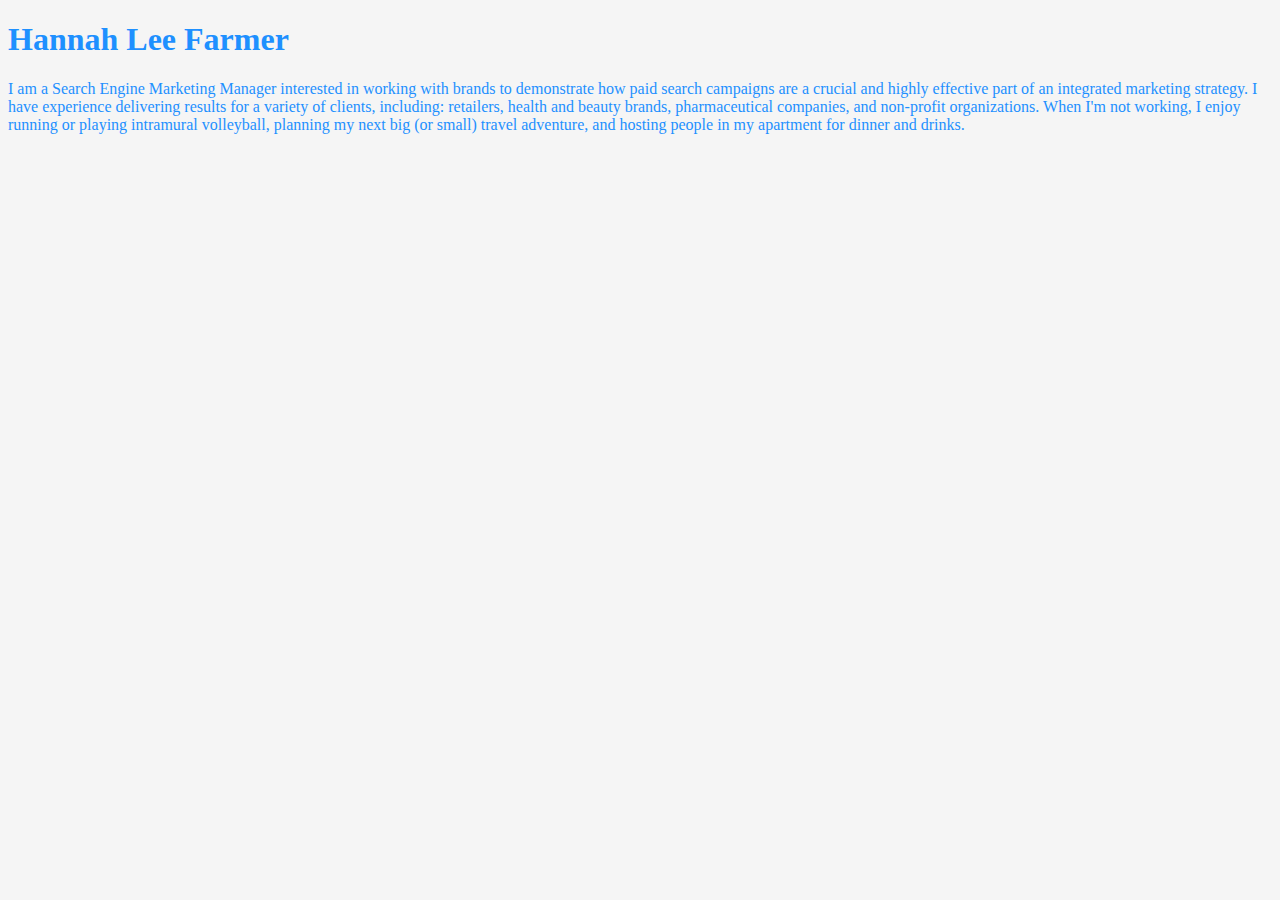
<file: unit_1/index.html>
<!DOCTYPE html>
<html>
<head>
	<title></title>
</head>
<link rel="stylesheet" type="text/css" href="css/style.css">
<body>
	<h1>Hannah Lee Farmer</h1>
		<p>I am a Search Engine Marketing Manager interested in working with brands to demonstrate how paid search campaigns are a crucial and highly effective part of an integrated marketing strategy. I have experience delivering results for a variety of clients, including: retailers, health and beauty brands, pharmaceutical companies, and non-profit organizations.

		When I'm not working, I enjoy running or playing intramural volleyball, planning my next big (or small) travel adventure, and hosting people in my apartment for dinner and drinks.</p>

</body>
</html>
</file>
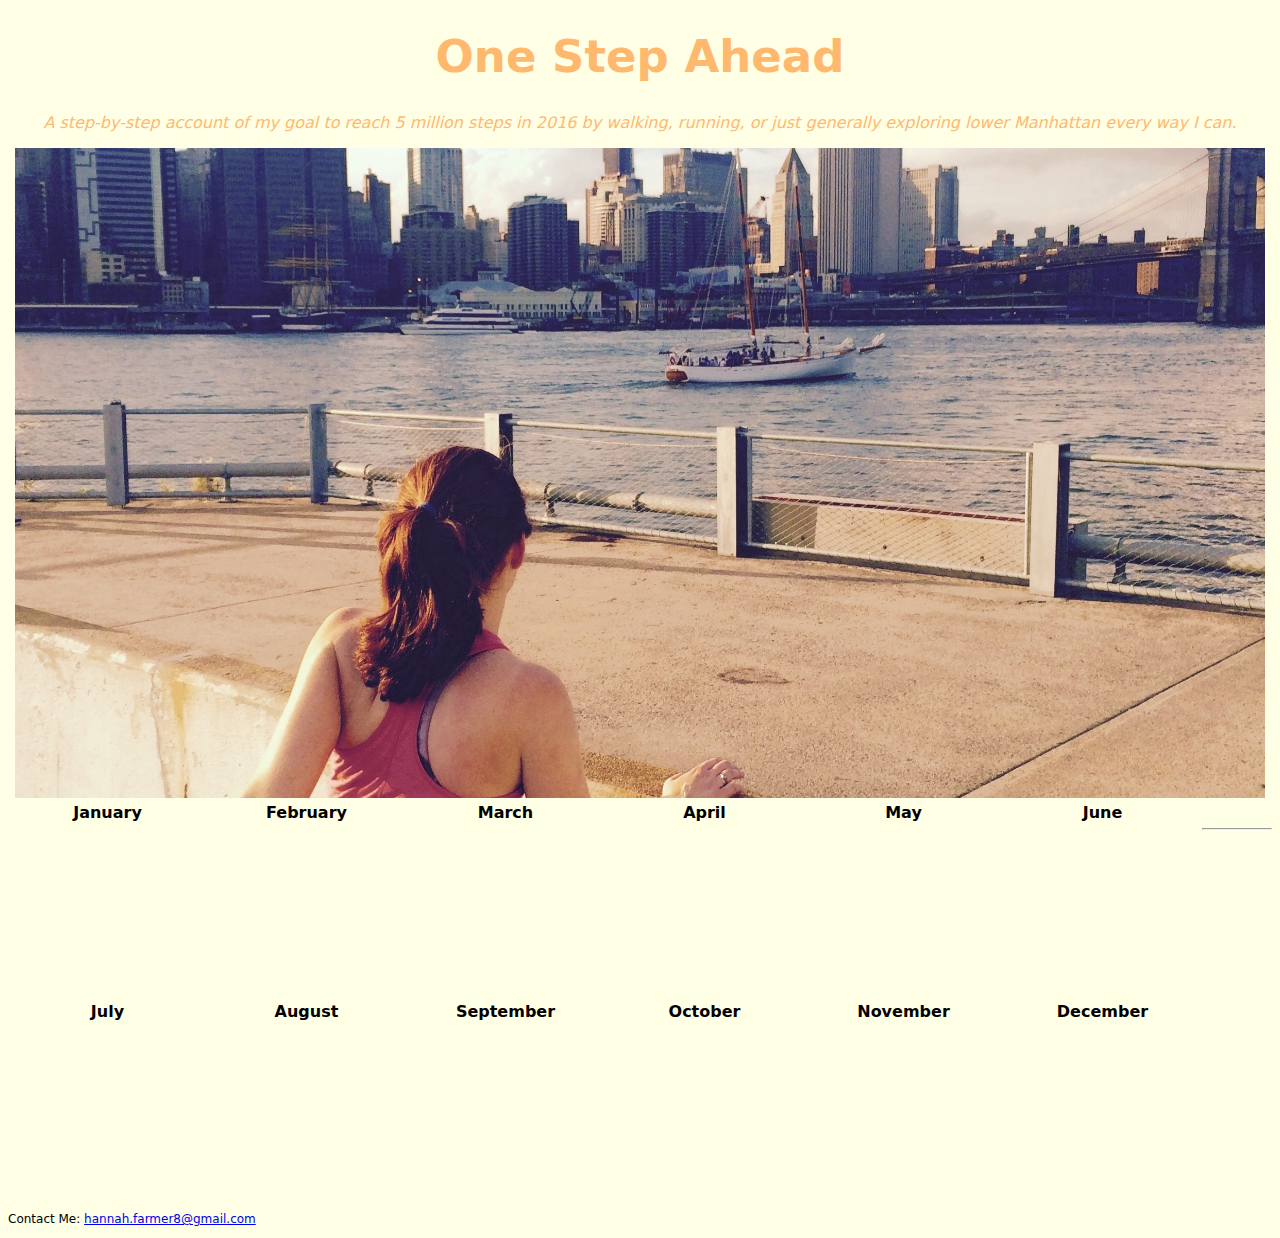
<file: unit_3/index.html>
<!DOCTYPE html>
<html>
<head>
	<title></title>
</head>

<link rel="stylesheet" type="text/css" href="css/style.css">

<body>

	<h1>One Step Ahead</h1>

		<p id="slogan">A step-by-step account of my goal to reach 5 million steps in 2016 by walking, running, or just generally exploring lower Manhattan every way I can.</p>

	<center>
	<img src="images/brooklynwaterworkout1.jpg" alt("New York City outdoor run") title="NYC Outdoor run" width="1250" height="650">
	</center>

	<div class="month"> January</div>
	<div class="month"> February</div>
	<div class="month"> March</div>
	<div class="month"> April</div>
	<div class="month"> May</div>
	<div class="month"> June</div>
	<div class="month"> July</div>
	<div class="month"> August</div>
	<div class="month"> September</div>
	<div class="month"> October</div>
	<div class="month"> November</div>
	<div class="month"> December</div>

&nbsp;
&nbsp;
&nbsp;
&nbsp;

<hr>

	<p id="contact">Contact Me: <a href="mailto:hannah.farmer8@gmail.com">hannah.farmer8@gmail.com</a></p>

</body>
</html>
</file>
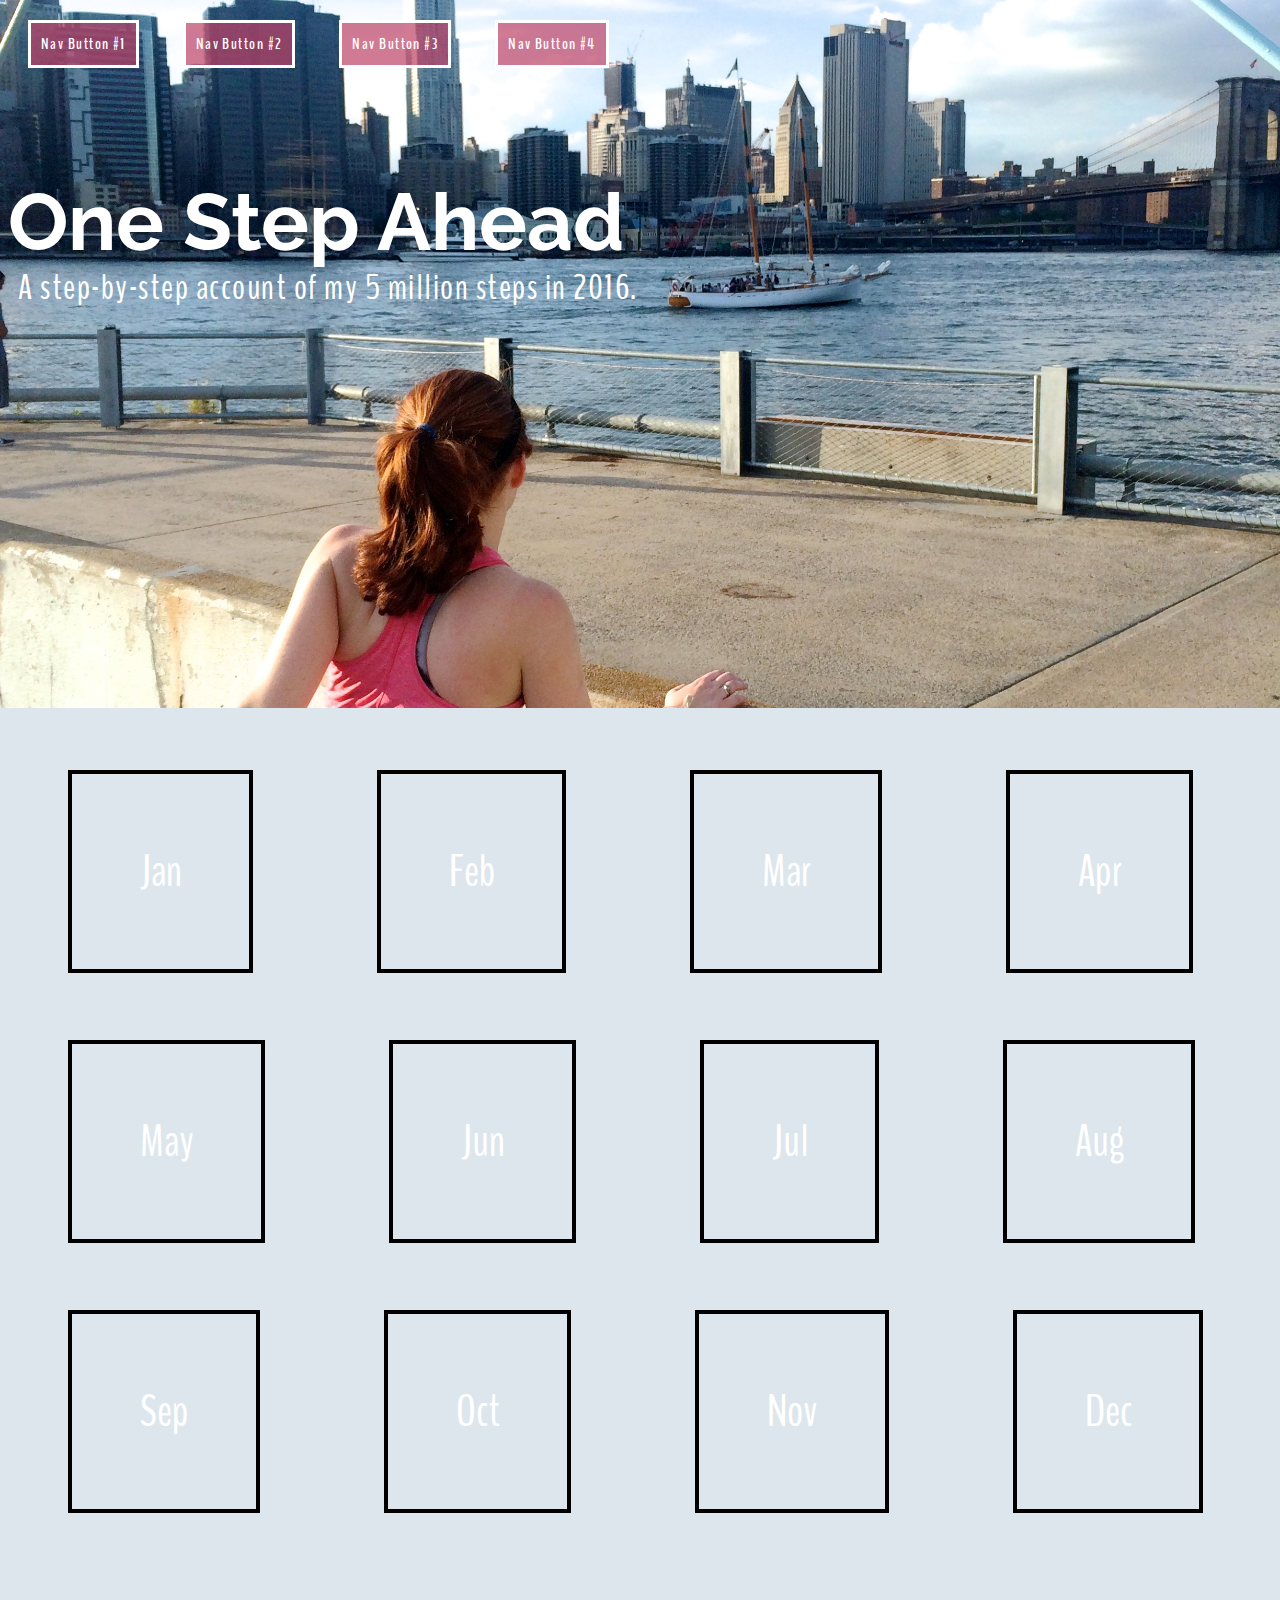
<file: unit_5/index.html>
<!DOCTYPE html>
<html>
<head>
	<title></title>
</head>

<link rel="stylesheet" type="text/css" href="css/style.css">

<body>
  <nav>
    <span class="navbutton">Nav Button #1</span> 
    <span class="navbutton">Nav Button #2</span> 
    <span class="navbutton">Nav Button #3</span>
    <span class="navbutton">Nav Button #4</span>

  </nav>

  <header>
	 <h1>One Step Ahead</h1>
   <h2 id="slogan">A step-by-step account of my 5 million steps in 2016. </h2>
  </header>

<div class="topmonth"><span class=monthtext>Jan</span></div>
<div class="topmonth"><span class=monthtext>Feb</span></div>
<div class="topmonth"><span class=monthtext>Mar</span></div>
<div class="topmonth"><span class=monthtext>Apr</span></div>
<div class="othermonth"><span class=monthtext>May</span></div>
<div class="othermonth"><span class=monthtext>Jun</span></div>
<div class="othermonth"><span class=monthtext>Jul</span></div>
<div class="othermonth"><span class=monthtext>Aug</span></div>
<div class="othermonth"><span class=monthtext>Sep</span></div>
<div class="othermonth"><span class=monthtext>Oct</span></div>
<div class="othermonth"><span class=monthtext>Nov</span></div>
<div class="othermonth"><span class=monthtext>Dec</span></div>

<footer id="contact">Contact Me: <a href="mailto:hannah.farmer8@gmail.com">hannah.farmer8@gmail.com</a></footer>

</body>
</html>
</file>
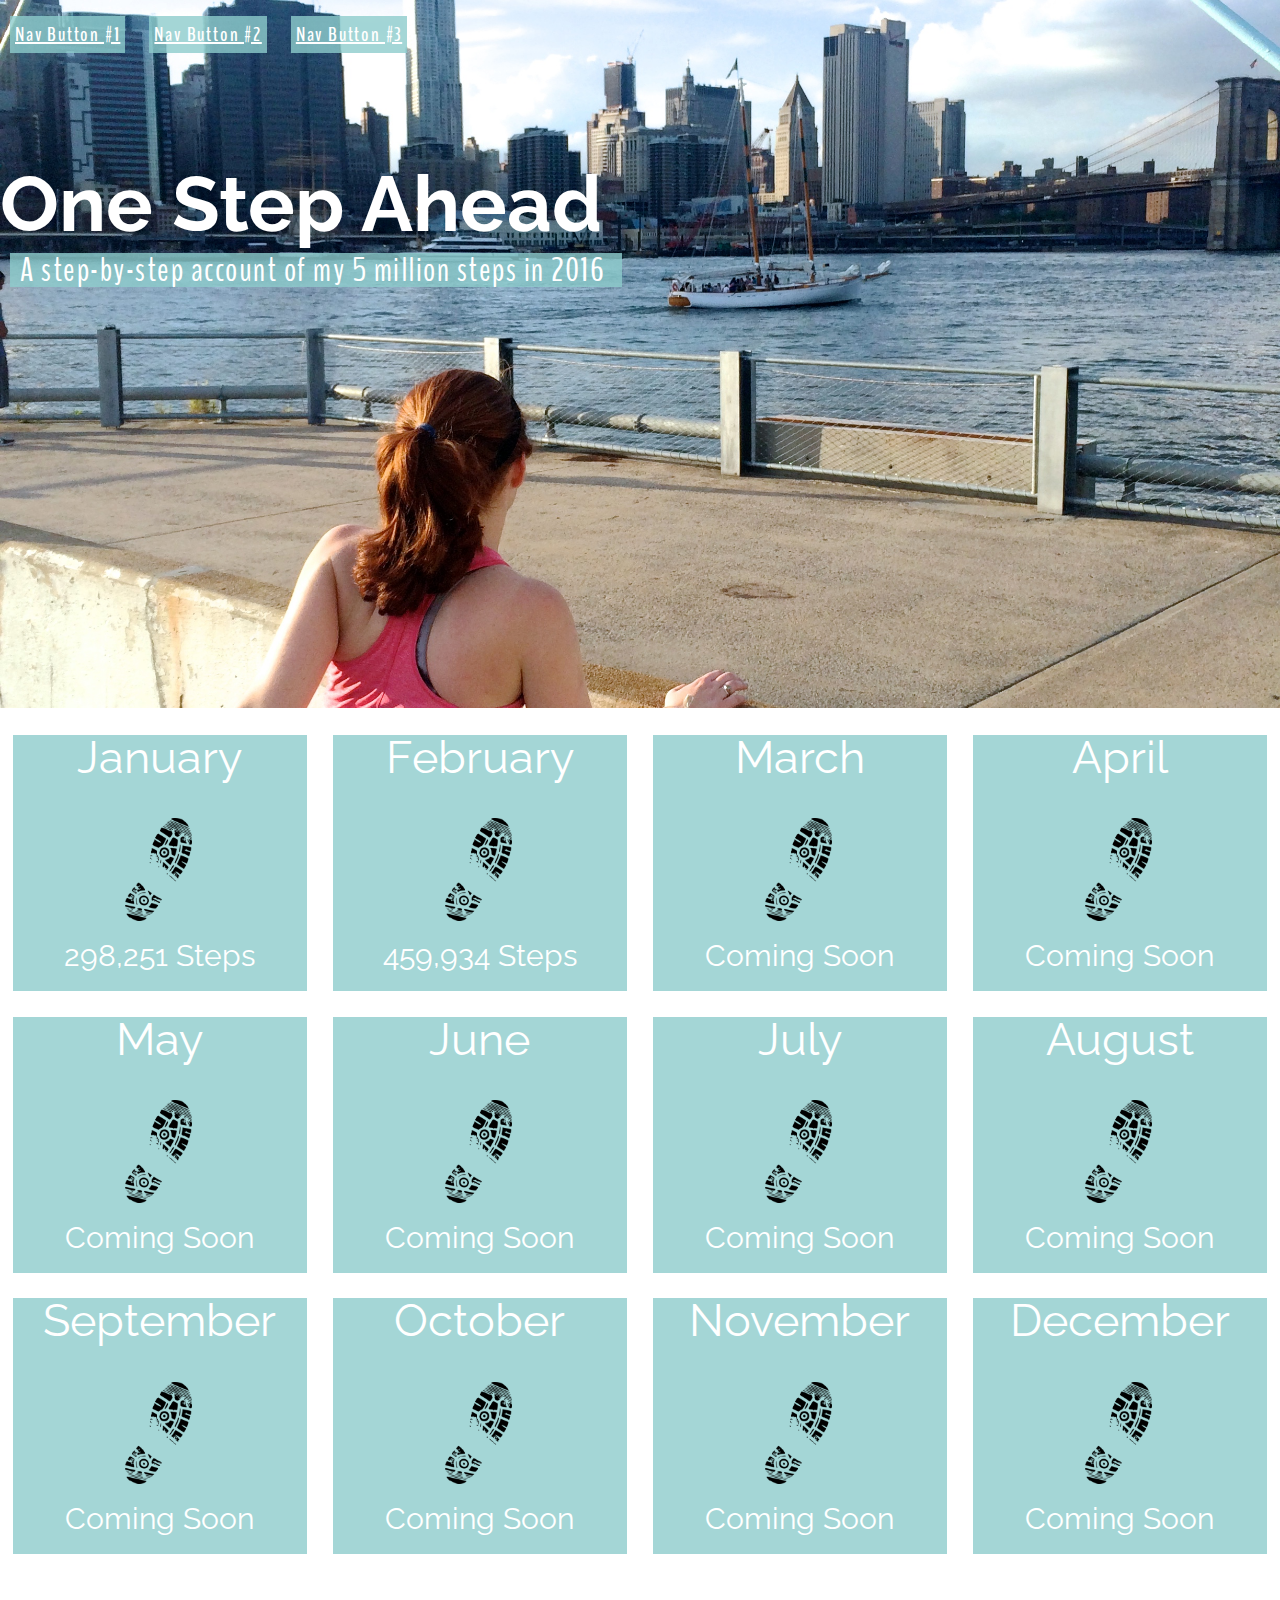
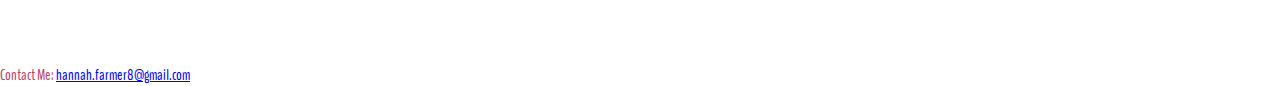
<file: unit_6/index.html>
<!DOCTYPE html>
<html>
<head>
	<title></title>
</head>

<link rel="stylesheet" type="text/css" href="css/reset.css">
<link rel="stylesheet" type="text/css" href="css/style.css">

<body>
  <nav>
    <a href="#">Nav Button #1</a> 
    <a href="#">Nav Button #2</a> 
    <a href="#">Nav Button #3</a> 
  </nav>

  <header>
	 <h1>One Step Ahead</h1>
   <h2 id="slogan">A step-by-step account of my 5 million steps in 2016</h2>
  </header>

<div class="topmonth">
  <span class=monthtext>January</span>
  <img class="footstep" src="images/footstep.png">
  <p class="stepcount"> 298,251 Steps </p>
</div>

<div class="topmonth">
  <span class=monthtext>February</span>
  <img class="footstep" src="images/footstep.png">
  <p class="stepcount"> 459,934 Steps </p>
</div>

<div class="topmonth">
  <span class=monthtext>March</span>
  <img class="footstep" src="images/footstep.png">
  <p class="stepcount"> Coming Soon </p>
</div>

<div class="topmonth">
  <span class=monthtext>April</span> <br>
  <img class="footstep" src="images/footstep.png">
  <p class="stepcount"> Coming Soon </p>
</div>

<div class="month">
  <span class=monthtext>May</span>
  <img class="footstep" src="images/footstep.png">
  <p class="stepcount"> Coming Soon</p>
</div>

<div class="month">
  <span class=monthtext>June</span>
  <img class="footstep" src="images/footstep.png">
  <p class="stepcount"> Coming Soon </p>
</div>

<div class="month">
  <span class=monthtext>July</span>
  <img class="footstep" src="images/footstep.png">
  <p class="stepcount"> Coming Soon </p>
</div>

<div class="month">
  <span class=monthtext>August</span>
  <img class="footstep" src="images/footstep.png">
  <p class="stepcount"> Coming Soon </p>
</div>

<div class="month">
  <span class=monthtext>September</span>
  <img class="footstep" src="images/footstep.png">
  <p class="stepcount"> Coming Soon </p>
</div>

<div class="month">
  <span class=monthtext>October</span>
  <img class="footstep" src="images/footstep.png">
  <p class="stepcount"> Coming Soon </p>
</div>

<div class="month">
  <span class=monthtext>November</span>
  <img class="footstep" src="images/footstep.png">
  <p class="stepcount"> Coming Soon </p>
</div>

<div class="month">
  <span class=monthtext>December</span>
  <img class="footstep" src="images/footstep.png">
  <p class="stepcount"> Coming Soon </p>
</div>


<footer id="contact">Contact Me: <a href="mailto:hannah.farmer8@gmail.com">hannah.farmer8@gmail.com</a>
</footer>

</body>
</html>
</file>
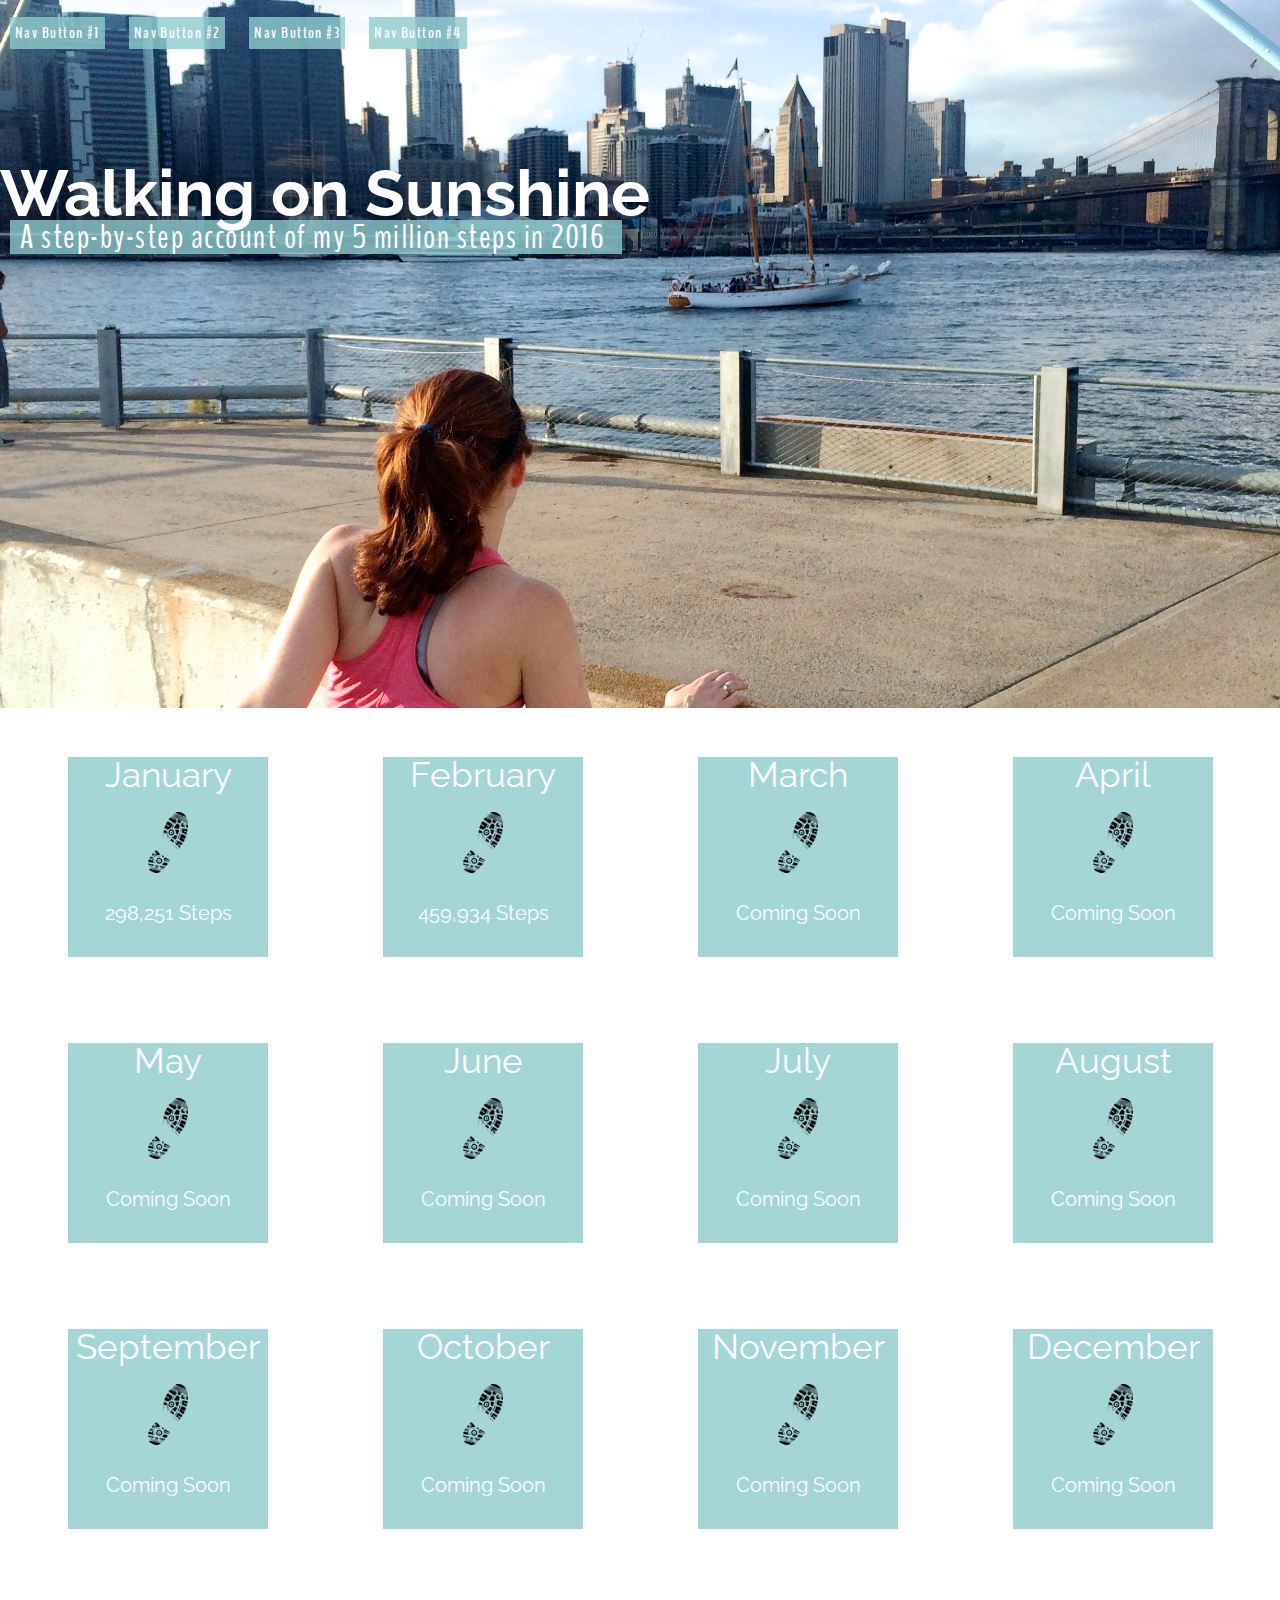
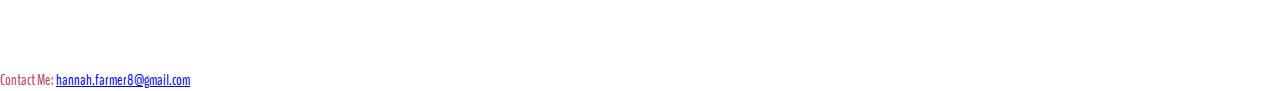
<file: website updates/website_3.6.16/index.html>
<!DOCTYPE html>
<html>
<head>
	<title></title>
</head>

<link rel="stylesheet" type="text/css" href="css/reset.css">
<link rel="stylesheet" type="text/css" href="css/style.css">

<body>
  <nav>
    <span class="navbutton">Nav Button #1</span> 
    <span class="navbutton">Nav Button #2</span> 
    <span class="navbutton">Nav Button #3</span>
    <span class="navbutton">Nav Button #4</span>

  </nav>

  <header>
	 <h1>Walking on Sunshine</h1>
   <h2 id="slogan">A step-by-step account of my 5 million steps in 2016</h2>
  </header>

<div class="topmonth">
  <span class=monthtext>January</span>
  <img class="footstep" src="images/footstep.png">
  <p class="stepcount"> 298,251 Steps </p>
</div>

<div class="topmonth">
  <span class=monthtext>February</span>
  <img class="footstep" src="images/footstep.png">
  <p class="stepcount"> 459,934 Steps </p>
</div>

<div class="topmonth">
  <span class=monthtext>March</span>
  <img class="footstep" src="images/footstep.png">
  <p class="stepcount"> Coming Soon </p>
</div>

<div class="topmonth">
  <span class=monthtext>April</span> <br>
  <img class="footstep" src="images/footstep.png">
  <p class="stepcount"> Coming Soon </p>
</div>

<div class="month">
  <span class=monthtext>May</span>
  <img class="footstep" src="images/footstep.png">
  <p class="stepcount"> Coming Soon</p>
</div>

<div class="month">
  <span class=monthtext>June</span>
  <img class="footstep" src="images/footstep.png">
  <p class="stepcount"> Coming Soon </p>
</div>

<div class="month">
  <span class=monthtext>July</span>
  <img class="footstep" src="images/footstep.png">
  <p class="stepcount"> Coming Soon </p>
</div>

<div class="month">
  <span class=monthtext>August</span>
  <img class="footstep" src="images/footstep.png">
  <p class="stepcount"> Coming Soon </p>
</div>

<div class="month">
  <span class=monthtext>September</span>
  <img class="footstep" src="images/footstep.png">
  <p class="stepcount"> Coming Soon </p>
</div>

<div class="month">
  <span class=monthtext>October</span>
  <img class="footstep" src="images/footstep.png">
  <p class="stepcount"> Coming Soon </p>
</div>

<div class="month">
  <span class=monthtext>November</span>
  <img class="footstep" src="images/footstep.png">
  <p class="stepcount"> Coming Soon </p>
</div>

<div class="month">
  <span class=monthtext>December</span>
  <img class="footstep" src="images/footstep.png">
  <p class="stepcount"> Coming Soon </p>
</div>


<footer id="contact">Contact Me: <a href="mailto:hannah.farmer8@gmail.com">hannah.farmer8@gmail.com</a></footer>

</body>
</html>
</file>
<file: unit_1/css/style.css>
body {
	background-color: #F5F5F5
}
h1, p {
	color: #1E90FF
}
</file>
<file: unit_3/css/style.css>
body {
	background-color: rgb(255,255,229);
}

h1 {
	font-family: "Lucida Sans Unicode", Sans;
	font-weight: bold;
	font-size: 45px;
	color: rgb(255,185,110);
	text-align: center;
}

#slogan {
	font-family: "Lucida Grande", Sans;
	font-weight: normal;
	font-size: 16px;
	font-style: italic;
	color: rgb(255,185,110);
	text-align: center;
}

.month {
    float: left;
    border-style: solid;
    border-color: black;
    width: 197px;
    height: 197px;
    border: 2px; 
    padding: 1px;
    font-family: "Lucida Grande", Sans;
	font-weight: bold;
	font-size: 16px;
	text-align: center
}

#contact {
	   float: left;
	font-family: "Lucida Grande", Sans;
	font-weight: normal;
	font-size: 12px;
	color: rgb (255,185,110);
}
</file>
<file: unit_5/css/style.css>
@import url(https://fonts.googleapis.com/css?family=Vidaloka);
@import url(https://fonts.googleapis.com/css?family=Raleway);
@import url(https://fonts.googleapis.com/css?family=Abel);
@import url(https://fonts.googleapis.com/css?family=BenchNine:400,300);

body {
	background-image: url("../images/brooklynwaterworkoutEDITED.jpg");
    background-size: 100%;
    background-repeat: no-repeat;
    background-color: rgba(144,171,192,.3);

}

.navbutton {
	font-family: "BenchNine", Sans;
	font-weight: bold;
	font-size: 16px;
	letter-spacing: .09em;
	text-align: right;
	color: rgb(255,255,255);
	margin: 20px 20px 20px 20px;
	padding: 10px 10px 10px 10px;
	border: 3px solid white;
    background-color: rgba(188,66,103,.7);
    position: relative;
    top: 25px;
}

h1 {
	font-family: "Raleway", Serif;
	font-weight: bold;
	font-size: 80px;
	color: rgb(255,255,255);
	text-align: left;
	margin-top: 145px;
	margin-bottom: 0px;
}

#slogan {
	font-family: "BenchNine", Sans;
	font-weight: normal;
	font-size: 36px;
	color: rgb(255,255,255);
	text-align: left;
	width: 50%;
	margin-top: -6px;
	margin-left: 10px;
	letter-spacing: 1.5px;
}

.topmonth {
	display: inline-block;
	margin: 500px 60px 60px 60px;
	font-family: "BenchNine", Sans;
    font-size: 45px;
    color: rgb(188,66,103);
    text-align: center;
}

.othermonth {
	display: inline-block;
	margin: 150px 60px 60px 60px;
	font-family: "BenchNine", Sans;
    font-size: 45px;
    color: rgb(188,66,103);
    text-align: center;
}

.monthtext {
  	padding: 1.5em 1.5em 1.5em 1.5em;
    border: 4px solid black;
    color: rgb(255,255,255);
}


#contact {
	font-family: "BenchNine", Sans;
	font-weight: normal;
	font-size: 16px;
	color: rgb(188,66,103);
	padding: 100px 0 0 0 ;
}
</file>
<file: unit_6/css/style.css>
@import url(https://fonts.googleapis.com/css?family=Vidaloka);
@import url(https://fonts.googleapis.com/css?family=Raleway);
@import url(https://fonts.googleapis.com/css?family=Abel);
@import url(https://fonts.googleapis.com/css?family=BenchNine:400,300);

body {
	background-image: url("../images/brooklynwaterworkoutEDITED.jpg");
    background-size: 100%;
    background-repeat: no-repeat;

}

nav a {
	font-family: "BenchNine", Sans;
	font-weight: bold;
	font-size: 20px;
	letter-spacing: .09em;
	text-align: right;
	color: rgb(255,255,255);
	margin: 10px 10px 10px 10px;
	padding: 5px 5px 5px 5px;
	border: 0px solid white;
    background-color: rgba(141,204,204,.8);
    position: relative;
    top: 25px;
}

.navbutton:hover {
	border: 3px solid gray;
}

h1 {
	font-family: "Raleway", Serif;
	font-weight: bold;
	font-size: 78px;
	color: rgb(255,255,255);
	text-align: left;
	margin-top: 145px;
	margin-bottom: 0px;
}

#slogan {
	font-family: "BenchNine", Sans;
	font-weight: normal;
	font-size: 34px;
	color: rgb(255,255,255);
	text-align: left;
	width: 47%;
	margin-top: 10px;
	margin-left: 10px;
	letter-spacing: 1.5px;
	padding-left: 10px;
	background-color: rgba(141,204,204,.8);

}

.topmonth {
	display: inline-block;
	width: 23%;
	height: 20%;
	margin-top: 35%;
	margin-left: 1%;
	margin-right: 1%;
	margin-bottom: 1%;
	background-color: rgba(141,204,204,.8);
	text-align: center;
	outline: 3px solid white;
	float: left;

}

.topmonth:hover {
	outline: 3px solid gray;
}

.month {
	display: inline-block;
	width: 23%;
	height: 20%;
	margin: 1%;
	background-color: rgba(141,204,204,.8);
	text-align: center;
	outline: 3px solid white;
	float: left;
}

.month:hover {
	outline: 3px solid gray;
}

.monthtext {
  	font-family: "Raleway", Serif;
    color: rgb(255,255,255);
    text-align: center;
    font-size: 45px;
    padding-top: 30px;
}
.footstep {
	display: block;
	width: 23%;
	margin-left: 38%;
	margin-top: 13%;
}

.stepcount{
  	font-family: "Raleway", Serif;
	font-weight: normal;
	font-size: 30px;
	color: rgb(255,255,255);
	text-align: center;
	margin-top: 20px;
	margin-bottom: 20px;
}


h3 {
	font-family: "BenchNine", Sans;
	font-weight: normal;
	text-align: left;
	font-size: 18px;


}

#contact {
	font-family: "BenchNine", Sans;
	font-weight: normal;
	font-size: 16px;
	color: rgb(188,66,103);
	padding: 100px 0 0 0 ;
	clear: both;
}
</file>
<file: website updates/website_3.6.16/css/style.css>
@import url(https://fonts.googleapis.com/css?family=Vidaloka);
@import url(https://fonts.googleapis.com/css?family=Raleway);
@import url(https://fonts.googleapis.com/css?family=Abel);
@import url(https://fonts.googleapis.com/css?family=BenchNine:400,300);

body {
	background-image: url("../images/brooklynwaterworkoutEDITED.jpg");
    background-size: 100%;
    background-repeat: no-repeat;

}

.navbutton {
	font-family: "BenchNine", Sans;
	font-weight: bold;
	font-size: 16px;
	letter-spacing: .09em;
	text-align: right;
	color: rgb(255,255,255);
	margin: 10px 10px 10px 10px;
	padding: 5px 5px 5px 5px;
	border: 0px solid white;
    background-color: rgba(141,204,204,.8);
    position: relative;
    top: 25px;
}

.navbutton:hover {
	border: 3px solid gray;
}

h1 {
	font-family: "Raleway", Serif;
	font-weight: bold;
	font-size: 65px;
	color: rgb(255,255,255);
	text-align: left;
	margin-top: 145px;
	margin-bottom: 0px;
}

#slogan {
	font-family: "BenchNine", Sans;
	font-weight: normal;
	font-size: 34px;
	color: rgb(255,255,255);
	text-align: left;
	width: 47%;
	margin-top: -6px;
	margin-left: 10px;
	letter-spacing: 1.5px;
	padding-left: 10px;
	background-color: rgba(141,204,204,.8);

}

.topmonth {
	display: inline-block;
	width: 200px;
	height: 200px;
	margin: 500px 40px 40px 65px;
	background-color: rgba(141,204,204,.8);
	text-align: center;
	border: 3px solid white;

}

.topmonth:hover {
	border: 3px solid gray;
}

.month {
	display: inline-block;
	width: 200px;
	height: 200px;
	margin: 40px 40px 40px 65px;
	font-family: "BenchNine", Sans;
	background-color: rgba(141,204,204,.8);
	text-align: center;
	border: 3px solid white;
}

.month:hover {
	border: 3px solid gray;
}

.monthtext {
  	font-family: "Raleway", Serif;
    color: rgb(255,255,255);
    text-align: center;
    font-size: 35px;
    padding-top: 30px;
}
.footstep {
	display: block;
	width: 40px;
	margin-left: 80px;
	margin-top: 20px;
}

.stepcount{
  	font-family: "Raleway", Serif;
	font-weight: normal;
	font-size: 20px;
	color: rgb(255,255,255);
	text-align: center;
	margin-top: 30px;
}

h3 {
	font-family: "BenchNine", Sans;
	font-weight: normal;
	text-align: left;
	font-size: 18px;


}

#contact {
	font-family: "BenchNine", Sans;
	font-weight: normal;
	font-size: 16px;
	color: rgb(188,66,103);
	padding: 100px 0 0 0 ;
}
</file>
